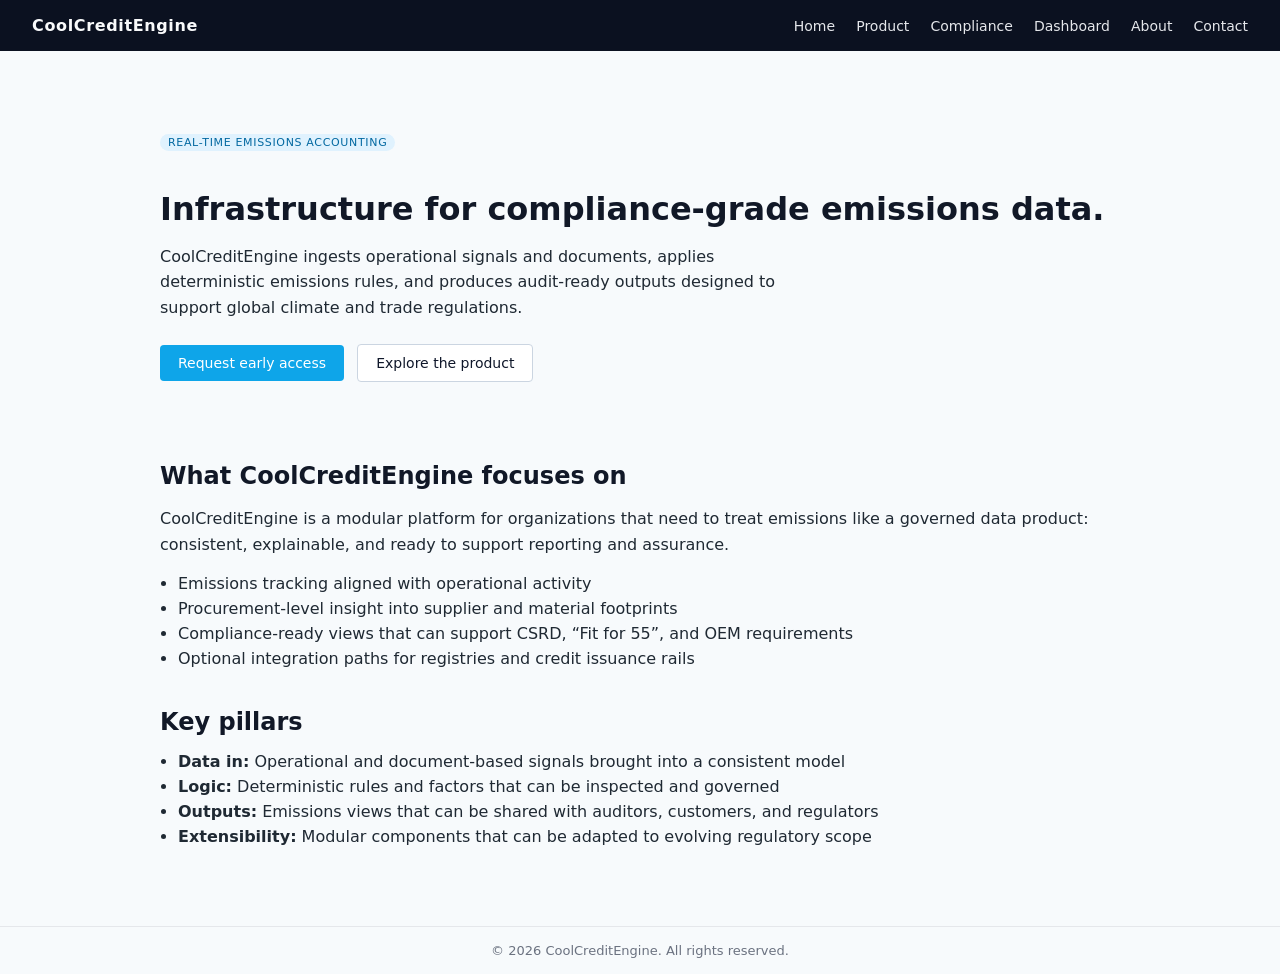
<file: website/index.html>
<!DOCTYPE html>
<html lang="en">
<head>
  <meta charset="UTF-8" />
  <title>CoolCreditEngine — Real-time Emissions Accounting</title>
  <link rel="stylesheet" href="styles.css" />
</head>
<body>
  <header>
    <div class="logo">CoolCreditEngine</div>
    <nav>
      <a href="index.html">Home</a>
      <a href="product.html">Product</a>
      <a href="compliance.html">Compliance</a>
      <a href="dashboard.html">Dashboard</a>
      <a href="about.html">About</a>
      <a href="contact.html">Contact</a>
    </nav>
  </header>

  <main>
    <section class="hero">
      <div class="tag">Real-time emissions accounting</div>
      <h1>Infrastructure for compliance‑grade emissions data.</h1>
      <p>
        CoolCreditEngine ingests operational signals and documents, applies deterministic emissions rules,
        and produces audit‑ready outputs designed to support global climate and trade regulations.
      </p>
      <div class="cta-row">
        <a href="contact.html" class="button-primary">Request early access</a>
        <a href="product.html" class="button-secondary">Explore the product</a>
      </div>
    </section>

    <section class="section">
      <h2>What CoolCreditEngine focuses on</h2>
      <p>
        CoolCreditEngine is a modular platform for organizations that need to treat emissions like a
        governed data product: consistent, explainable, and ready to support reporting and assurance.
      </p>
      <ul>
        <li>Emissions tracking aligned with operational activity</li>
        <li>Procurement‑level insight into supplier and material footprints</li>
        <li>Compliance‑ready views that can support CSRD, “Fit for 55”, and OEM requirements</li>
        <li>Optional integration paths for registries and credit issuance rails</li>
      </ul>
    </section>

    <section class="section">
      <h2>Key pillars</h2>
      <ul>
        <li><strong>Data in:</strong> Operational and document‑based signals brought into a consistent model</li>
        <li><strong>Logic:</strong> Deterministic rules and factors that can be inspected and governed</li>
        <li><strong>Outputs:</strong> Emissions views that can be shared with auditors, customers, and regulators</li>
        <li><strong>Extensibility:</strong> Modular components that can be adapted to evolving regulatory scope</li>
      </ul>
    </section>
  </main>

  <div class="footer">
    © <span id="year"></span> CoolCreditEngine. All rights reserved.
  </div>

  <script>
    document.getElementById("year").textContent = new Date().getFullYear();
  </script>
</body>
</html>
</file>
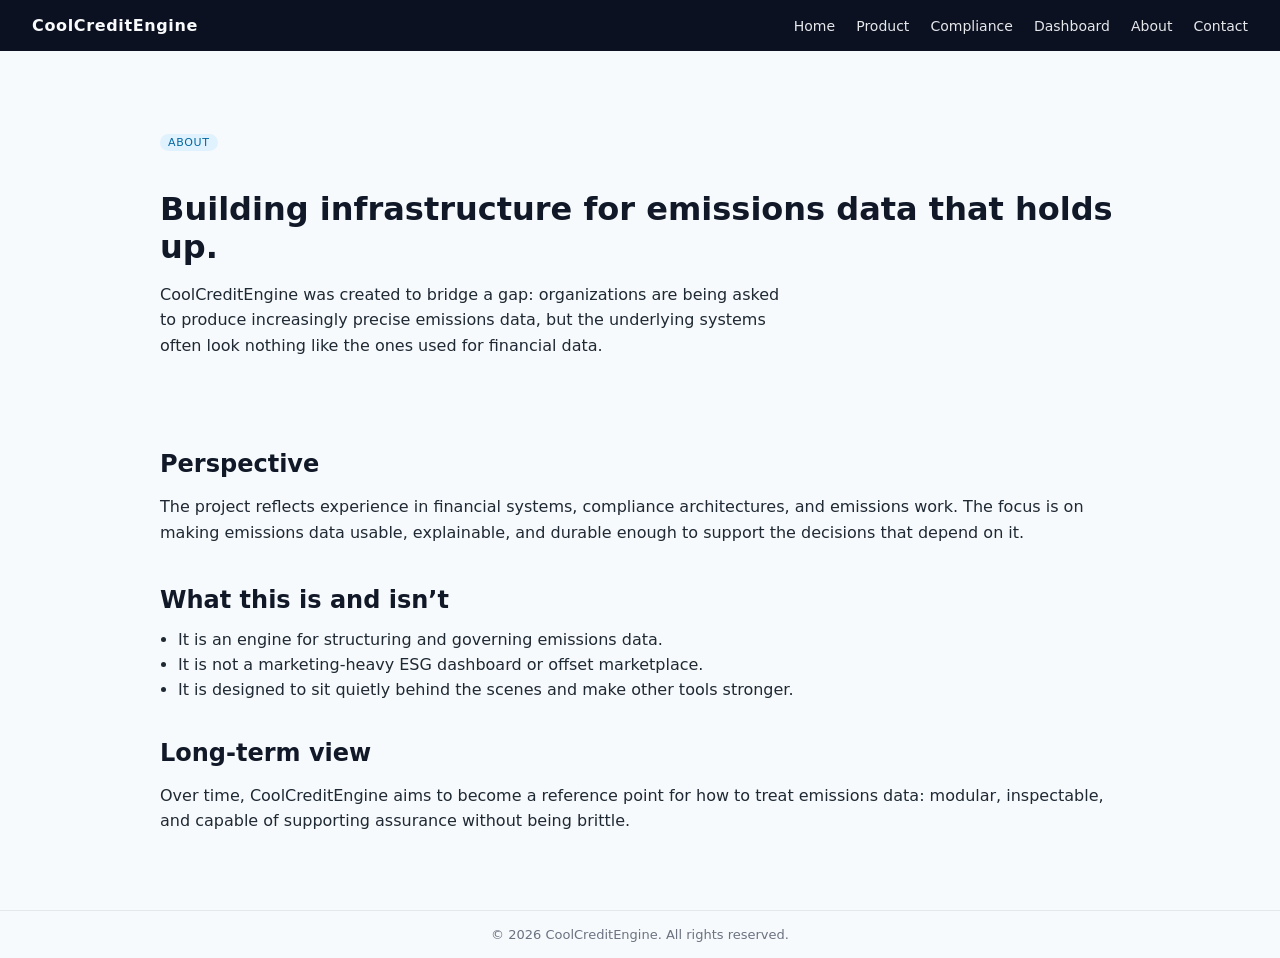
<file: website/about.html>
<!DOCTYPE html>
<html lang="en">
<head>
  <meta charset="UTF-8" />
  <title>About — CoolCreditEngine</title>
  <link rel="stylesheet" href="styles.css" />
</head>
<body>
  <header>
    <div class="logo">CoolCreditEngine</div>
    <nav>
      <a href="index.html">Home</a>
      <a href="product.html">Product</a>
      <a href="compliance.html">Compliance</a>
      <a href="dashboard.html">Dashboard</a>
      <a href="about.html">About</a>
      <a href="contact.html">Contact</a>
    </nav>
  </header>

  <main>
    <section class="hero">
      <div class="tag">About</div>
      <h1>Building infrastructure for emissions data that holds up.</h1>
      <p>
        CoolCreditEngine was created to bridge a gap: organizations are being asked to produce increasingly
        precise emissions data, but the underlying systems often look nothing like the ones used for financial data.
      </p>
    </section>

    <section class="section">
      <h2>Perspective</h2>
      <p>
        The project reflects experience in financial systems, compliance architectures, and emissions work.
        The focus is on making emissions data usable, explainable, and durable enough to support the decisions
        that depend on it.
      </p>
    </section>

    <section class="section">
      <h2>What this is and isn’t</h2>
      <ul>
        <li>It is an engine for structuring and governing emissions data.</li>
        <li>It is not a marketing‑heavy ESG dashboard or offset marketplace.</li>
        <li>It is designed to sit quietly behind the scenes and make other tools stronger.</li>
      </ul>
    </section>

    <section class="section">
      <h2>Long‑term view</h2>
      <p>
        Over time, CoolCreditEngine aims to become a reference point for how to treat emissions data:
        modular, inspectable, and capable of supporting assurance without being brittle.
      </p>
    </section>
  </main>

  <div class="footer">
    © <span id="year"></span> CoolCreditEngine. All rights reserved.
  </div>

  <script>
    document.getElementById("year").textContent = new Date().getFullYear();
  </script>
</body>
</html>
</file>
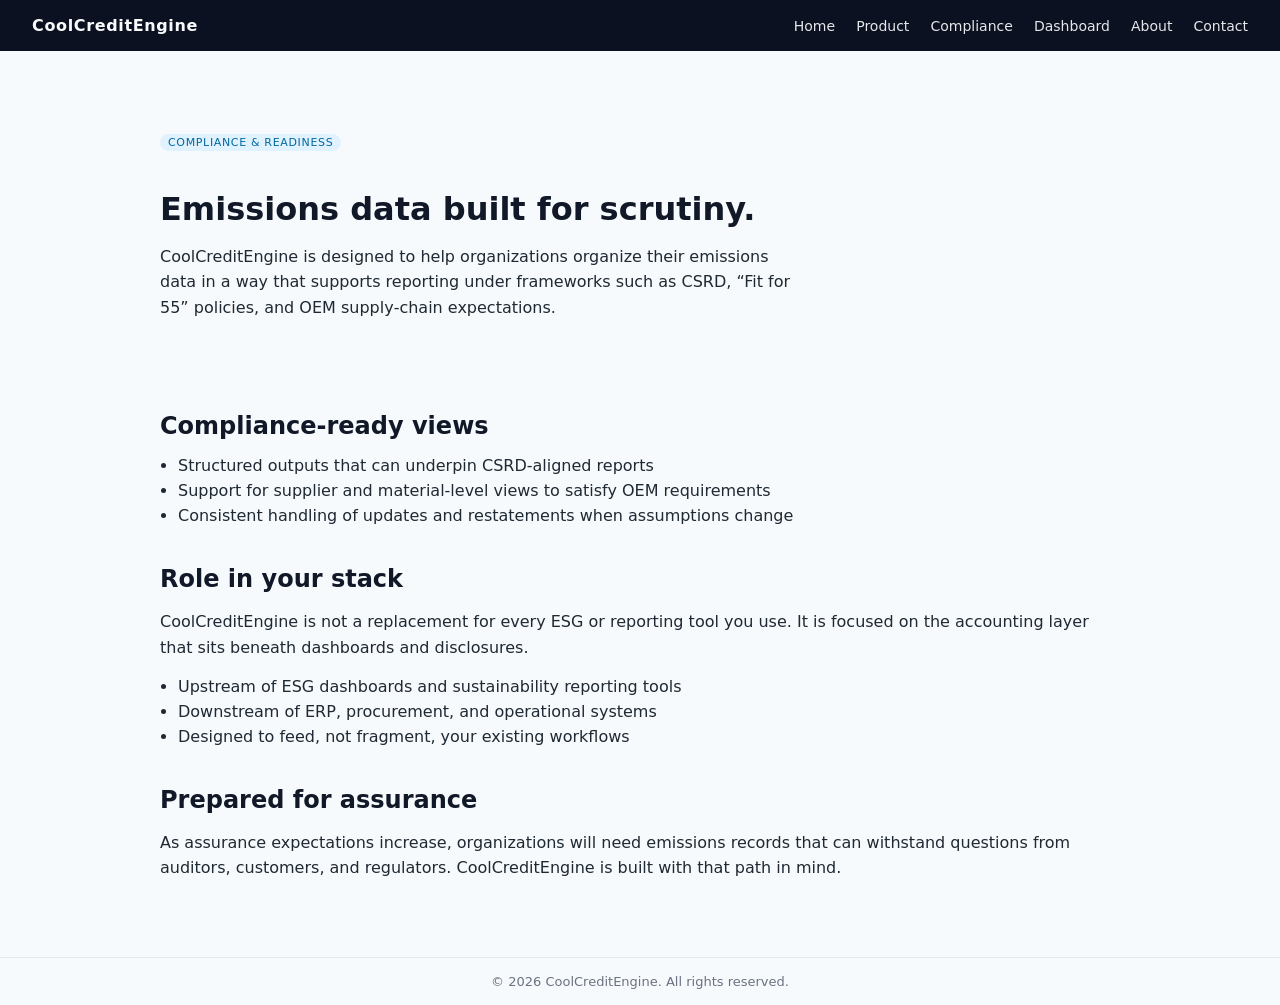
<file: website/compliance.html>
<!DOCTYPE html>
<html lang="en">
<head>
  <meta charset="UTF-8" />
  <title>Compliance — CoolCreditEngine</title>
  <link rel="stylesheet" href="styles.css" />
</head>
<body>
  <header>
    <div class="logo">CoolCreditEngine</div>
    <nav>
      <a href="index.html">Home</a>
      <a href="product.html">Product</a>
      <a href="compliance.html">Compliance</a>
      <a href="dashboard.html">Dashboard</a>
      <a href="about.html">About</a>
      <a href="contact.html">Contact</a>
    </nav>
  </header>

  <main>
    <section class="hero">
      <div class="tag">Compliance & readiness</div>
      <h1>Emissions data built for scrutiny.</h1>
      <p>
        CoolCreditEngine is designed to help organizations organize their emissions data in a way that supports
        reporting under frameworks such as CSRD, “Fit for 55” policies, and OEM supply‑chain expectations.
      </p>
    </section>

    <section class="section">
      <h2>Compliance‑ready views</h2>
      <ul>
        <li>Structured outputs that can underpin CSRD‑aligned reports</li>
        <li>Support for supplier and material‑level views to satisfy OEM requirements</li>
        <li>Consistent handling of updates and restatements when assumptions change</li>
      </ul>
    </section>

    <section class="section">
      <h2>Role in your stack</h2>
      <p>
        CoolCreditEngine is not a replacement for every ESG or reporting tool you use.
        It is focused on the accounting layer that sits beneath dashboards and disclosures.
      </p>
      <ul>
        <li>Upstream of ESG dashboards and sustainability reporting tools</li>
        <li>Downstream of ERP, procurement, and operational systems</li>
        <li>Designed to feed, not fragment, your existing workflows</li>
      </ul>
    </section>

    <section class="section">
      <h2>Prepared for assurance</h2>
      <p>
        As assurance expectations increase, organizations will need emissions records that can withstand questions
        from auditors, customers, and regulators. CoolCreditEngine is built with that path in mind.
      </p>
    </section>
  </main>

  <div class="footer">
    © <span id="year"></span> CoolCreditEngine. All rights reserved.
  </div>

  <script>
    document.getElementById("year").textContent = new Date().getFullYear();
  </script>
</body>
</html>
</file>
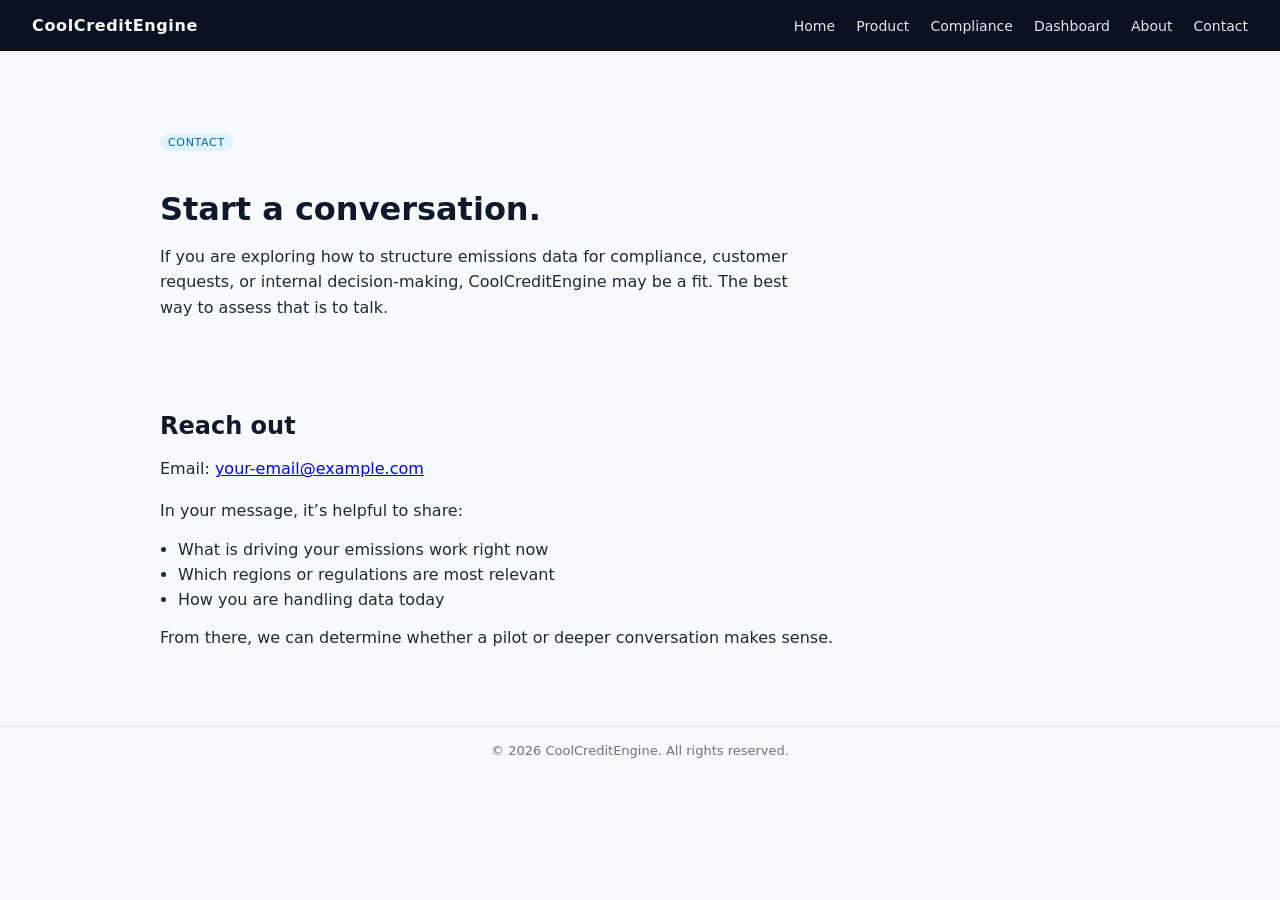
<file: website/contact.html>
<!DOCTYPE html>
<html lang="en">
<head>
  <meta charset="UTF-8" />
  <title>Contact — CoolCreditEngine</title>
  <link rel="stylesheet" href="styles.css" />
</head>
<body>
  <header>
    <div class="logo">CoolCreditEngine</div>
    <nav>
      <a href="index.html">Home</a>
      <a href="product.html">Product</a>
      <a href="compliance.html">Compliance</a>
      <a href="dashboard.html">Dashboard</a>
      <a href="about.html">About</a>
      <a href="contact.html">Contact</a>
    </nav>
  </header>

  <main>
    <section class="hero">
      <div class="tag">Contact</div>
      <h1>Start a conversation.</h1>
      <p>
        If you are exploring how to structure emissions data for compliance, customer requests,
        or internal decision‑making, CoolCreditEngine may be a fit. The best way to assess that is to talk.
      </p>
    </section>

    <section class="section">
      <h2>Reach out</h2>
      <p>Email: <a href="mailto:your-email@example.com">your-email@example.com</a></p>
      <p>
        In your message, it’s helpful to share:
      </p>
      <ul>
        <li>What is driving your emissions work right now</li>
        <li>Which regions or regulations are most relevant</li>
        <li>How you are handling data today</li>
      </ul>
      <p>
        From there, we can determine whether a pilot or deeper conversation makes sense.
      </p>
    </section>
  </main>

  <div class="footer">
    © <span id="year"></span> CoolCreditEngine. All rights reserved.
  </div>

  <script>
    document.getElementById("year").textContent = new Date().getFullYear();
  </script>
</body>
</html>
</file>
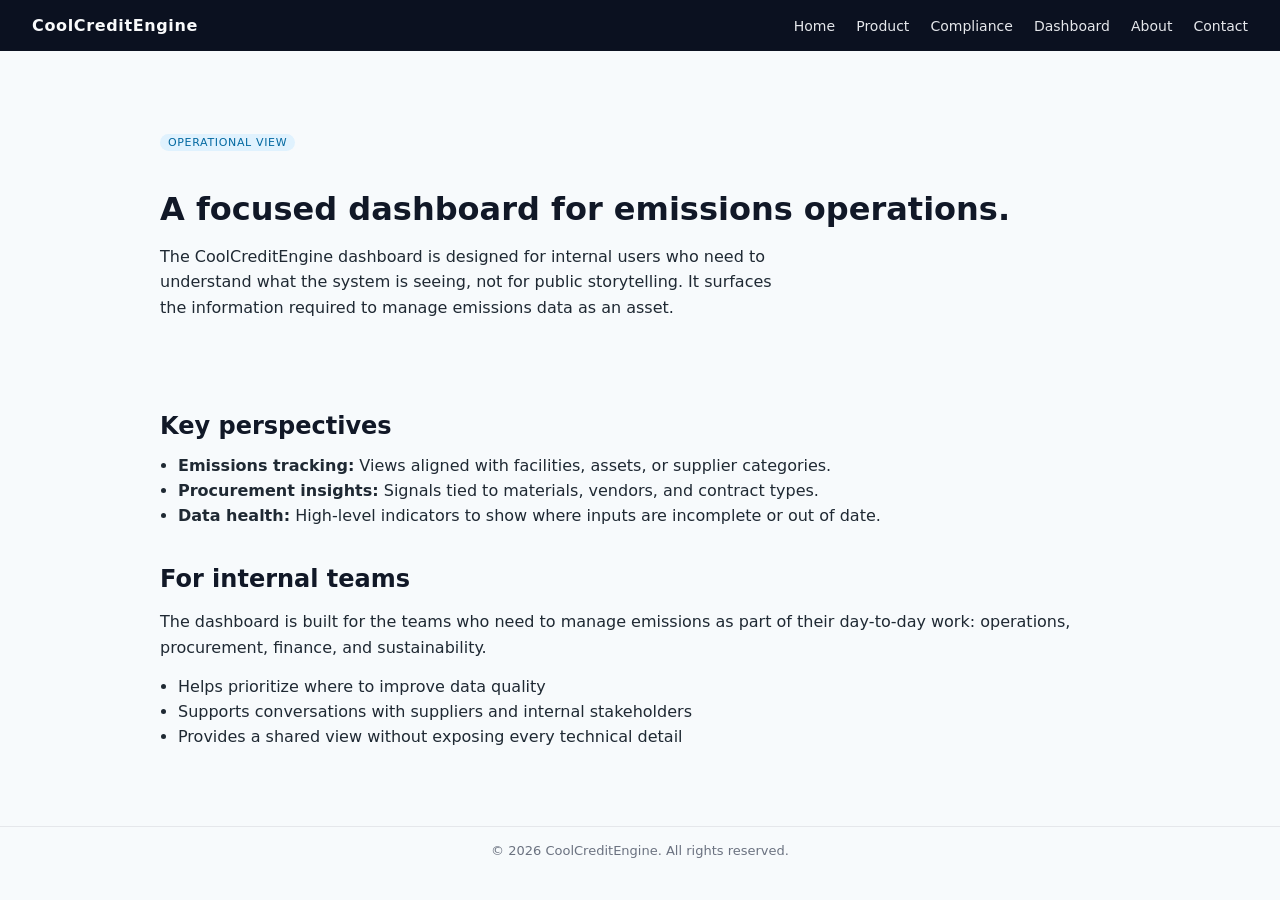
<file: website/dashboard.html>
<!DOCTYPE html>
<html lang="en">
<head>
  <meta charset="UTF-8" />
  <title>Dashboard — CoolCreditEngine</title>
  <link rel="stylesheet" href="styles.css" />
</head>
<body>
  <header>
    <div class="logo">CoolCreditEngine</div>
    <nav>
      <a href="index.html">Home</a>
      <a href="product.html">Product</a>
      <a href="compliance.html">Compliance</a>
      <a href="dashboard.html">Dashboard</a>
      <a href="about.html">About</a>
      <a href="contact.html">Contact</a>
    </nav>
  </header>

  <main>
    <section class="hero">
      <div class="tag">Operational view</div>
      <h1>A focused dashboard for emissions operations.</h1>
      <p>
        The CoolCreditEngine dashboard is designed for internal users who need to understand what the system is
        seeing, not for public storytelling. It surfaces the information required to manage emissions data as an asset.
      </p>
    </section>

    <section class="section">
      <h2>Key perspectives</h2>
      <ul>
        <li><strong>Emissions tracking:</strong> Views aligned with facilities, assets, or supplier categories.</li>
        <li><strong>Procurement insights:</strong> Signals tied to materials, vendors, and contract types.</li>
        <li><strong>Data health:</strong> High‑level indicators to show where inputs are incomplete or out of date.</li>
      </ul>
    </section>

    <section class="section">
      <h2>For internal teams</h2>
      <p>
        The dashboard is built for the teams who need to manage emissions as part of their day‑to‑day work:
        operations, procurement, finance, and sustainability.
      </p>
      <ul>
        <li>Helps prioritize where to improve data quality</li>
        <li>Supports conversations with suppliers and internal stakeholders</li>
        <li>Provides a shared view without exposing every technical detail</li>
      </ul>
    </section>
  </main>

  <div class="footer">
    © <span id="year"></span> CoolCreditEngine. All rights reserved.
  </div>

  <script>
    document.getElementById("year").textContent = new Date().getFullYear();
  </script>
</body>
</html>
</file>
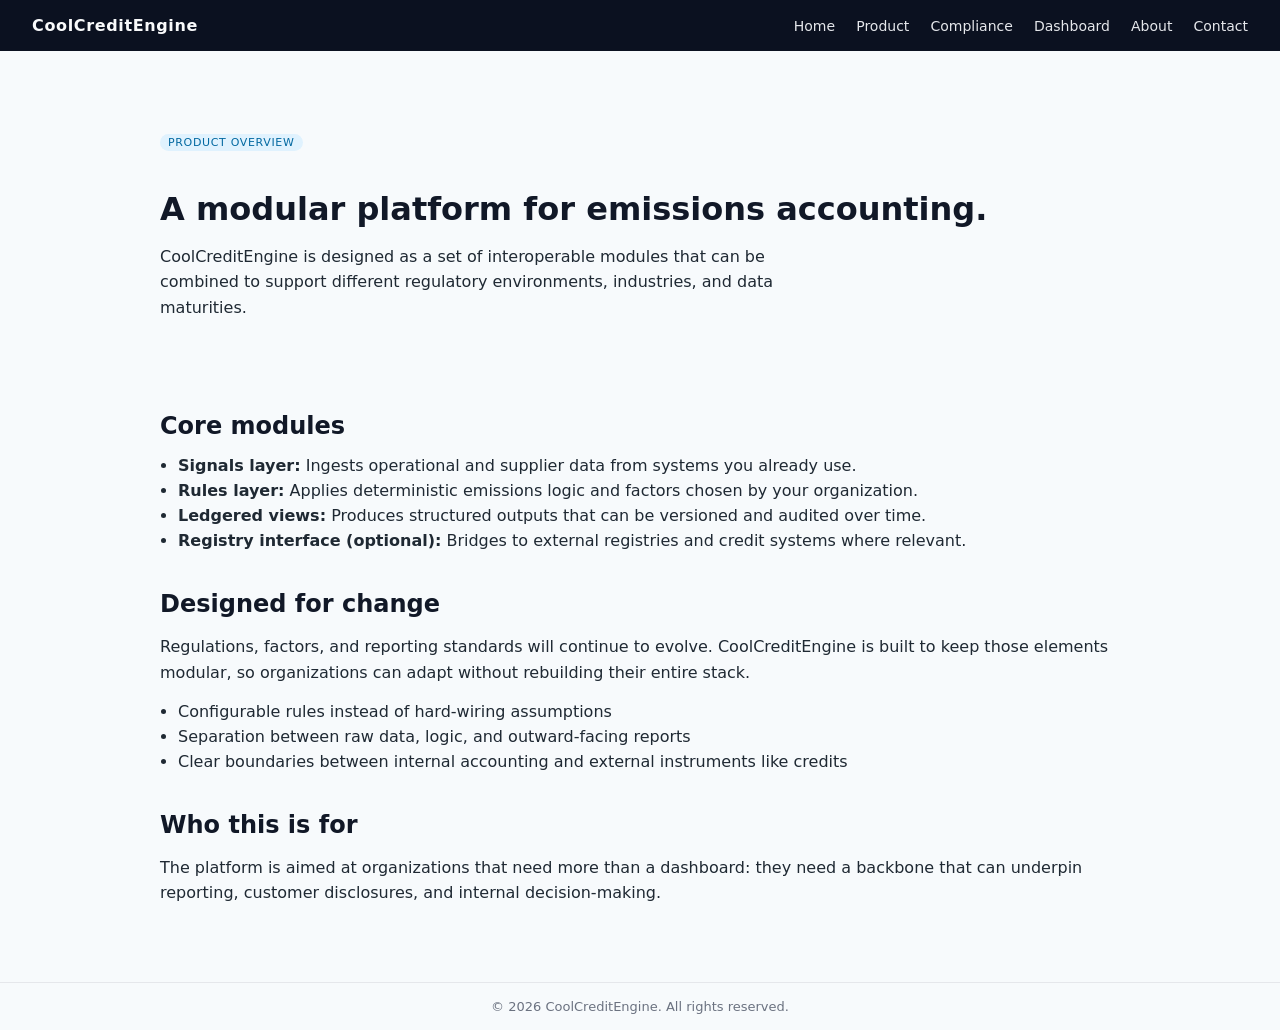
<file: website/product.html>
<!DOCTYPE html>
<html lang="en">
<head>
  <meta charset="UTF-8" />
  <title>Product — CoolCreditEngine</title>
  <link rel="stylesheet" href="styles.css" />
</head>
<body>
  <header>
    <div class="logo">CoolCreditEngine</div>
    <nav>
      <a href="index.html">Home</a>
      <a href="product.html">Product</a>
      <a href="compliance.html">Compliance</a>
      <a href="dashboard.html">Dashboard</a>
      <a href="about.html">About</a>
      <a href="contact.html">Contact</a>
    </nav>
  </header>

  <main>
    <section class="hero">
      <div class="tag">Product overview</div>
      <h1>A modular platform for emissions accounting.</h1>
      <p>
        CoolCreditEngine is designed as a set of interoperable modules that can be combined to support
        different regulatory environments, industries, and data maturities.
      </p>
    </section>

    <section class="section">
      <h2>Core modules</h2>
      <ul>
        <li><strong>Signals layer:</strong> Ingests operational and supplier data from systems you already use.</li>
        <li><strong>Rules layer:</strong> Applies deterministic emissions logic and factors chosen by your organization.</li>
        <li><strong>Ledgered views:</strong> Produces structured outputs that can be versioned and audited over time.</li>
        <li><strong>Registry interface (optional):</strong> Bridges to external registries and credit systems where relevant.</li>
      </ul>
    </section>

    <section class="section">
      <h2>Designed for change</h2>
      <p>
        Regulations, factors, and reporting standards will continue to evolve. CoolCreditEngine is built to keep
        those elements modular, so organizations can adapt without rebuilding their entire stack.
      </p>
      <ul>
        <li>Configurable rules instead of hard‑wiring assumptions</li>
        <li>Separation between raw data, logic, and outward‑facing reports</li>
        <li>Clear boundaries between internal accounting and external instruments like credits</li>
      </ul>
    </section>

    <section class="section">
      <h2>Who this is for</h2>
      <p>
        The platform is aimed at organizations that need more than a dashboard: they need a backbone that can
        underpin reporting, customer disclosures, and internal decision‑making.
      </p>
    </section>
  </main>

  <div class="footer">
    © <span id="year"></span> CoolCreditEngine. All rights reserved.
  </div>

  <script>
    document.getElementById("year").textContent = new Date().getFullYear();
  </script>
</body>
</html>
</file>
<file: website/styles.css>
body {
  margin: 0;
  font-family: system-ui, -apple-system, BlinkMacSystemFont, "Segoe UI", sans-serif;
  color: #1f2933;
  background-color: #f7fafc;
}

header {
  background-color: #0b1120;
  color: #f9fafb;
  padding: 16px 32px;
  display: flex;
  justify-content: space-between;
  align-items: center;
}

header .logo {
  font-weight: 600;
  letter-spacing: 0.04em;
}

nav a {
  color: #e5e7eb;
  margin-left: 16px;
  text-decoration: none;
  font-size: 14px;
}

nav a:hover {
  color: #38bdf8;
}

main {
  padding: 40px 32px 64px;
  max-width: 960px;
  margin: 0 auto;
}

h1, h2, h3 {
  color: #111827;
  margin-bottom: 16px;
}

p {
  line-height: 1.6;
  margin-bottom: 12px;
}

.hero {
  padding: 40px 0;
}

.hero h1 {
  font-size: 32px;
  margin-bottom: 12px;
}

.hero p {
  font-size: 16px;
  max-width: 640px;
}

.cta-row {
  margin-top: 24px;
}

.button-primary,
.button-secondary {
  display: inline-block;
  padding: 10px 18px;
  border-radius: 4px;
  font-size: 14px;
  text-decoration: none;
  margin-right: 8px;
}

.button-primary {
  background-color: #0ea5e9;
  color: white;
}

.button-primary:hover {
  background-color: #0284c7;
}

.button-secondary {
  border: 1px solid #cbd5e1;
  color: #0f172a;
  background-color: white;
}

.section {
  margin-top: 40px;
}

.section ul {
  padding-left: 18px;
}

.section li {
  margin-bottom: 6px;
}

.tag {
  display: inline-block;
  padding: 2px 8px;
  border-radius: 999px;
  font-size: 11px;
  text-transform: uppercase;
  letter-spacing: 0.06em;
  background-color: #e0f2fe;
  color: #0369a1;
  margin-bottom: 12px;
}

.footer {
  border-top: 1px solid #e5e7eb;
  padding: 16px 32px;
  font-size: 13px;
  color: #6b7280;
  text-align: center;
}
</file>
